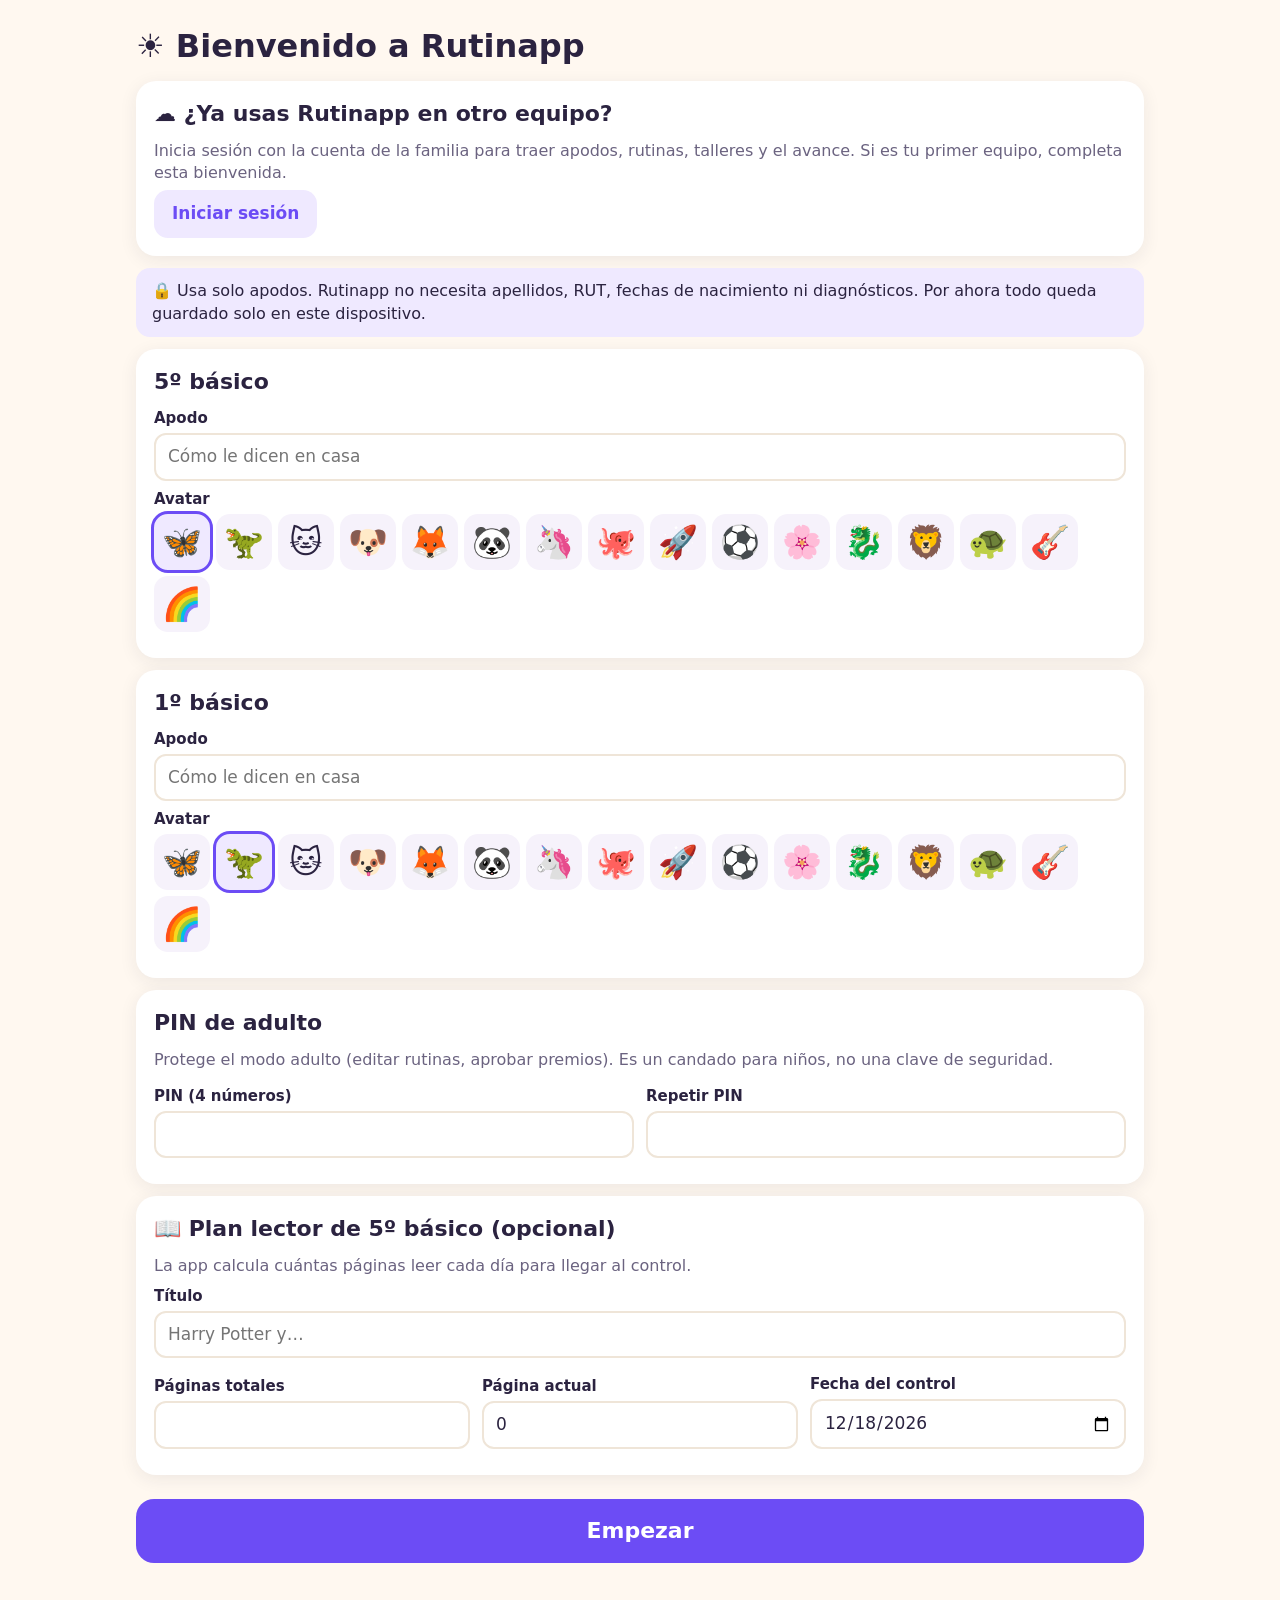
<file: index.html>
<!DOCTYPE html>
<html lang="es-CL">
<head>
  <meta charset="UTF-8">
  <meta name="viewport" content="width=device-width, initial-scale=1, viewport-fit=cover">
  <title>Rutinapp</title>
  <meta name="description" content="Rutinas, estrellas y logros para la familia.">
  <meta name="theme-color" content="#6c4cf5">
  <meta name="apple-mobile-web-app-capable" content="yes">
  <meta name="mobile-web-app-capable" content="yes">
  <meta name="apple-mobile-web-app-status-bar-style" content="default">
  <meta name="apple-mobile-web-app-title" content="Rutinapp">
  <link rel="manifest" href="manifest.webmanifest">
  <link rel="apple-touch-icon" href="icons/apple-touch-icon.png">
  <link rel="icon" type="image/png" href="icons/icon-192.png">
  <link rel="stylesheet" href="css/app.css">
</head>
<body>
  <main id="app" aria-live="polite">
    <noscript>Rutinapp necesita JavaScript.</noscript>
  </main>
  <script type="module" src="js/main.js"></script>
</body>
</html>
</file>
<file: css/app.css>
/* Rutinapp — pensado para iPad: botones grandes, texto claro y colores por niño. */
:root {
  --bg: #fff8f0;
  --card: #ffffff;
  --ink: #2b2340;
  --muted: #6b6380;
  --line: #efe5d8;
  --accent: #6c4cf5;
  --accent-soft: #efe9ff;
  --ok: #1f9d6b;
  --ok-bg: #e3f6ee;
  --medio: #d98a06;
  --medio-bg: #fff3dc;
  --bad: #d64545;
  --bad-bg: #fde8e8;
  --kc: var(--accent);
  --radio: 20px;
  --sombra: 0 4px 18px rgba(43, 35, 64, .08);
  font-family: ui-rounded, "SF Pro Rounded", system-ui, -apple-system, "Segoe UI", Roboto, sans-serif;
  color-scheme: light;
}

* { box-sizing: border-box; }
html, body { margin: 0; background: var(--bg); color: var(--ink); }
body {
  -webkit-text-size-adjust: 100%;
  touch-action: manipulation;
  padding: env(safe-area-inset-top) env(safe-area-inset-right) env(safe-area-inset-bottom) env(safe-area-inset-left);
  line-height: 1.4;
}
#app { max-width: 1040px; margin: 0 auto; padding: 16px 16px 64px; }
h1 { font-size: 28px; margin: 8px 0; }
h2 { font-size: 22px; margin: 0 0 8px; }
h3 { font-size: 18px; margin: 18px 0 6px; }
p { margin: 6px 0; }
small { font-size: 14px; }
button { font: inherit; color: inherit; border: 0; background: none; padding: 0; cursor: pointer; -webkit-user-select: none; user-select: none; -webkit-tap-highlight-color: transparent; }
button:disabled { cursor: default; }
:focus-visible { outline: 3px solid var(--accent); outline-offset: 2px; }

.muted { color: var(--muted); }
.centro { text-align: center; }
.grande { font-size: 22px; }
.chico { font-size: 14px; }
.bloque { display: block; }
.crece { flex: 1; min-width: 0; }
.pad { padding: 48px 16px; }
.rojo { color: var(--bad); font-weight: 700; }
.oculto { display: none; }
.seccion { margin: 24px 0 10px; }
.gigante { font-size: 96px; line-height: 1.1; }

/* Botones */
.btn {
  display: inline-flex; align-items: center; justify-content: center; gap: 8px;
  min-height: 48px; padding: 10px 18px; border-radius: 14px;
  background: var(--accent); color: #fff; font-weight: 700; font-size: 17px;
  transition: transform .08s ease, opacity .2s;
}
.btn:active:not(:disabled) { transform: scale(.97); }
.btn:disabled { opacity: .45; }
.btn.sec { background: var(--accent-soft); color: var(--accent); }
.btn.ghost { background: transparent; color: var(--muted); }
.btn.ok { background: var(--ok); color: #fff; }
.btn.bad { background: var(--bad); color: #fff; }
.btn.chico { min-height: 40px; padding: 6px 12px; font-size: 15px; border-radius: 12px; }
.btn.big { min-height: 64px; padding: 14px 28px; font-size: 22px; border-radius: 18px; }
.btn.ancho { width: 100%; margin: 12px 0; }
.volver { margin-left: -12px; }
.fila-top { display: flex; align-items: center; justify-content: space-between; gap: 8px; flex-wrap: wrap; }
.fila-botones { display: flex; gap: 10px; flex-wrap: wrap; justify-content: center; margin: 14px 0; }
.pildora { background: var(--card); border-radius: 999px; padding: 8px 16px; font-weight: 700; box-shadow: var(--sombra); min-height: 44px; }
.pildora.estrellas { font-size: 20px; }

/* Avisos */
.aviso { background: var(--accent-soft); border-radius: 14px; padding: 12px 16px; margin: 10px 0; }
.aviso.ok { background: var(--ok-bg); color: #145c40; }
.aviso.siesta { background: #e8f0ff; display: flex; flex-direction: column; gap: 2px; }

/* Barra de progreso */
.barra { height: 10px; background: #eee8f7; border-radius: 99px; overflow: hidden; margin: 6px 0; }
.barra-relleno { height: 100%; background: var(--kc); border-radius: 99px; transition: width .4s ease; }

/* Inicio */
.inicio-top { display: flex; justify-content: space-between; align-items: center; }
.logo { font-size: 32px; }
.perfiles { display: grid; grid-template-columns: repeat(auto-fit, minmax(240px, 1fr)); gap: 20px; margin-top: 16px; }
.perfil {
  display: flex; flex-direction: column; align-items: center; gap: 8px; padding: 32px 16px;
  background: var(--card); border-radius: 28px; box-shadow: var(--sombra); border: 4px solid var(--kc);
}
.perfil:active { transform: scale(.98); }
.perfil-avatar { font-size: 96px; line-height: 1.1; }
.perfil-nombre { font-size: 30px; font-weight: 800; }
.perfil-estrellas { font-size: 20px; color: var(--muted); }

/* Cabecera del niño */
.cab { display: flex; align-items: center; gap: 14px; margin: 8px 0; }
.cab-avatar {
  font-size: 44px; width: 72px; height: 72px; flex: none; display: grid; place-items: center;
  background: var(--card); border-radius: 50%; border: 4px solid var(--kc); box-shadow: var(--sombra);
}
.cab-texto { flex: 1; min-width: 0; }
.cab-texto h1 { margin: 0; }
.cab-texto p { margin: 0; }

.semana-puntos { display: flex; gap: 6px; margin: 8px 0 16px; }
.sp { flex: 1; text-align: center; padding: 6px 0; border-radius: 10px; font-size: 13px; font-weight: 700; background: #f1ecf9; color: var(--muted); }
.sp.ok { background: var(--ok); color: #fff; }
.sp.medio { background: var(--medio-bg); color: var(--medio); }
.sp.nada, .sp.vacio { background: #f1ecf9; }
.sp.futuro { opacity: .5; }
.sp.hoy { outline: 3px solid var(--kc); outline-offset: 1px; }

/* Tarjeta "Ahora" */
.ahora {
  width: 100%; display: grid; grid-template-columns: auto 1fr auto; grid-template-areas: "emoji cuando boton" "emoji titulo boton" "emoji sub boton";
  align-items: center; column-gap: 18px; text-align: left; padding: 20px 22px;
  background: var(--card); border-radius: 26px; box-shadow: var(--sombra); border-left: 10px solid var(--kc);
}
.ahora.listo { grid-template-areas: "emoji titulo"; grid-template-columns: auto 1fr; }
.ahora-cuando { grid-area: cuando; color: var(--muted); font-weight: 700; text-transform: uppercase; font-size: 14px; letter-spacing: .04em; }
.ahora-emoji { grid-area: emoji; font-size: 64px; }
.ahora-titulo { grid-area: titulo; font-size: 26px; font-weight: 800; }
.ahora-sub { grid-area: sub; color: var(--muted); }
.ahora .btn { grid-area: boton; pointer-events: none; }

/* Línea del día */
.linea { display: flex; flex-direction: column; gap: 10px; }
.item {
  display: flex; align-items: center; gap: 14px; width: 100%; text-align: left;
  background: var(--card); border-radius: 18px; padding: 12px 16px; box-shadow: var(--sombra); min-height: 72px;
}
.item.hecho { opacity: .6; }
.item-hora { width: 52px; font-weight: 700; color: var(--muted); font-variant-numeric: tabular-nums; }
.item-emoji { font-size: 34px; width: 44px; text-align: center; }
.item-texto { flex: 1; min-width: 0; display: flex; flex-direction: column; }
.item-texto strong { font-size: 19px; }
.item-texto small { color: var(--muted); }
.item-check { font-size: 24px; color: var(--muted); }

.tiles { display: grid; grid-template-columns: repeat(auto-fill, minmax(180px, 1fr)); gap: 12px; margin-top: 22px; }
.tile {
  display: flex; flex-direction: column; align-items: flex-start; gap: 2px; padding: 16px; text-align: left;
  background: var(--card); border-radius: 18px; box-shadow: var(--sombra); min-height: 110px;
}
.tile-emoji { font-size: 32px; }
.tile small { color: var(--muted); }

/* Rutina */
.rutina-cab { display: flex; align-items: center; gap: 14px; }
.rutina-emoji { font-size: 56px; }
.rutina-cab h1 { margin: 0; }
.pasos { list-style: none; padding: 0; margin: 12px 0; display: flex; flex-direction: column; gap: 10px; }
.pasos li { display: flex; align-items: center; gap: 8px; background: var(--card); border-radius: 18px; box-shadow: var(--sombra); padding: 6px 10px 6px 6px; flex-wrap: wrap; }
.paso { flex: 1; min-width: 220px; display: flex; align-items: center; gap: 14px; text-align: left; padding: 10px; min-height: 64px; border-radius: 14px; }
.paso-check {
  width: 40px; height: 40px; flex: none; border-radius: 50%; border: 3px solid var(--kc);
  display: grid; place-items: center; font-weight: 900; font-size: 22px; color: #fff;
}
.paso.hecho .paso-check { background: var(--kc); }
.paso.hecho .paso-texto { text-decoration: line-through; color: var(--muted); }
.paso-emoji { font-size: 32px; }
.paso-texto { font-size: 19px; font-weight: 600; }
.paso-texto small { color: var(--muted); font-weight: 400; }
.paso-extra { display: flex; gap: 6px; align-items: center; margin-left: auto; }

/* Paso a paso */
.paso-a-paso { display: flex; flex-direction: column; min-height: 80vh; }
.paso-a-paso.fin { align-items: center; justify-content: center; text-align: center; gap: 12px; }
.tarjeta-paso {
  flex: 1; display: flex; flex-direction: column; align-items: center; justify-content: center; gap: 12px; text-align: center;
  background: var(--card); border-radius: 32px; box-shadow: var(--sombra); padding: 28px 20px; margin: 12px 0; border-top: 10px solid var(--kc);
}
.paso-grande { font-size: 34px; margin: 0; }
.puntitos { display: flex; gap: 6px; }
.puntitos span { width: 14px; height: 14px; border-radius: 50%; background: #e4dcf3; }
.puntitos span.ok { background: var(--ok); }
.puntitos span.actual { outline: 3px solid var(--accent); outline-offset: 2px; }

/* Temporizador visual (estilo Time Timer) */
.disco {
  --p: 1;
  width: min(260px, 60vw); aspect-ratio: 1; border-radius: 50%; margin: 8px auto;
  background: conic-gradient(var(--dc) calc(var(--p) * 360deg), #f1ecf9 0);
  display: grid; place-items: center; box-shadow: inset 0 0 0 6px #fff, var(--sombra);
}
.disco-centro { width: 46%; aspect-ratio: 1; border-radius: 50%; background: #fff; display: grid; place-items: center; box-shadow: var(--sombra); }
.disco-num { font-size: 26px; font-weight: 800; font-variant-numeric: tabular-nums; text-align: center; padding: 0 4px; }

/* Pantalla: primero / después */
.primero-despues { display: flex; align-items: stretch; gap: 12px; margin: 16px 0; }
.pd-caja { flex: 1; display: flex; flex-direction: column; align-items: center; gap: 4px; padding: 18px; border-radius: 22px; background: var(--card); box-shadow: var(--sombra); text-align: center; }
.pd-caja.primero { border: 4px solid var(--kc); }
.pd-caja.despues { opacity: .6; }
.pd-caja small { text-transform: uppercase; font-weight: 800; color: var(--muted); letter-spacing: .05em; }
.pd-emoji { font-size: 56px; }
.pd-flecha { align-self: center; font-size: 36px; color: var(--muted); }

/* Formularios */
.campo { display: flex; flex-direction: column; gap: 4px; margin: 8px 0; flex: 1; min-width: 140px; }
.campo > span { font-weight: 700; font-size: 15px; }
.input {
  font: inherit; font-size: 17px; padding: 10px 12px; min-height: 46px; border-radius: 12px;
  border: 2px solid var(--line); background: #fff; color: var(--ink); width: 100%;
}
.input:focus { border-color: var(--accent); outline: none; }
.input.grande { font-size: 28px; text-align: center; }
textarea.input { min-height: 140px; }
.emoji-input { width: 64px; flex: none; text-align: center; font-size: 22px; }
.min-input { width: 84px; flex: none; }
.color-input { padding: 4px; height: 46px; }
.form-fila { display: flex; gap: 12px; flex-wrap: wrap; align-items: flex-end; }
.fila-checks { display: flex; gap: 8px; flex-wrap: wrap; }
.check { display: inline-flex; align-items: center; gap: 8px; padding: 8px 12px; border-radius: 12px; background: var(--accent-soft); min-height: 44px; }
.check input { width: 22px; height: 22px; accent-color: var(--accent); }
.detalles { margin: 6px 0; }
.detalles summary { cursor: pointer; color: var(--accent); font-weight: 700; padding: 6px 0; }
.avatares { display: flex; flex-wrap: wrap; gap: 6px; }
.av { font-size: 32px; width: 56px; height: 56px; border-radius: 14px; background: #f6f2fb; }
.av.on { outline: 3px solid var(--accent); background: var(--accent-soft); }

/* Listas */
.lista { list-style: none; padding: 0; margin: 8px 0; display: flex; flex-direction: column; gap: 8px; }
.lista-item { display: flex; align-items: center; gap: 10px; background: var(--card); border-radius: 14px; padding: 10px 12px; box-shadow: var(--sombra); flex-wrap: wrap; }
.lista.compacta { gap: 4px; }
.lista.compacta .lista-item { box-shadow: none; background: #faf7f2; padding: 6px 10px; }
.etiqueta { font-size: 13px; font-weight: 700; padding: 3px 10px; border-radius: 99px; background: #f1ecf9; color: var(--muted); }
.etiqueta.ok { background: var(--ok-bg); color: var(--ok); }
.etiqueta.medio { background: var(--medio-bg); color: var(--medio); }
.mini { display: inline-grid; place-items: center; width: 30px; height: 30px; border-radius: 50%; border: 2px solid var(--kc); background: #fff; font-size: 17px; vertical-align: middle; margin-right: 2px; }

/* Premios y logros */
.stats { display: flex; gap: 12px; flex-wrap: wrap; }
.stat { display: flex; flex-direction: column; align-items: center; background: var(--card); padding: 10px 18px; border-radius: 16px; box-shadow: var(--sombra); }
.stat strong { font-size: 24px; }
.stat small { color: var(--muted); }
.grilla-premios, .grilla-logros { display: grid; grid-template-columns: repeat(auto-fill, minmax(170px, 1fr)); gap: 12px; }
.premio, .logro { display: flex; flex-direction: column; align-items: center; gap: 4px; text-align: center; padding: 16px 12px; background: var(--card); border-radius: 18px; box-shadow: var(--sombra); }
.premio-emoji, .logro-emoji { font-size: 44px; }
.logro { opacity: .55; }
.logro.ok { opacity: 1; border: 3px solid #f5b301; }
.logro small { color: var(--muted); }

.grilla-juegos { display: grid; grid-template-columns: repeat(auto-fill, minmax(200px, 1fr)); gap: 10px; }
.juego { padding: 18px 14px; font-size: 19px; font-weight: 600; text-align: left; background: var(--card); border-radius: 16px; box-shadow: var(--sombra); min-height: 72px; }
.juego.elegido { outline: 4px solid var(--accent); background: var(--accent-soft); transform: scale(1.03); }

/* Modo adulto */
.tabs { display: flex; gap: 6px; overflow-x: auto; padding: 4px 0 12px; margin-bottom: 4px; -webkit-overflow-scrolling: touch; }
.tab { white-space: nowrap; padding: 10px 16px; border-radius: 12px; background: var(--card); font-weight: 700; min-height: 44px; box-shadow: var(--sombra); }
.tab.on { background: var(--accent); color: #fff; }
.card { background: var(--card); border-radius: var(--radio); padding: 18px; margin: 12px 0; box-shadow: var(--sombra); }
.card > h2 { margin-bottom: 10px; }
.tarjeta-cab { display: flex; align-items: center; gap: 12px; flex-wrap: wrap; }
.tarjeta-cab h2 { margin: 0; }
.tabla-semana, .tabla { width: 100%; border-collapse: separate; border-spacing: 3px; margin: 12px 0; font-size: 15px; }
.tabla-semana th, .tabla-semana td { text-align: center; padding: 6px 2px; border-radius: 8px; }
.tabla-semana tbody th { text-align: left; color: var(--muted); font-weight: 600; white-space: nowrap; }
.tabla-semana thead th.hoy { color: var(--accent); }
.tabla-semana td { background: #f6f2fb; font-variant-numeric: tabular-nums; }
.tabla-semana td.ok { background: var(--ok-bg); color: var(--ok); font-weight: 700; }
.tabla-semana td.medio { background: var(--medio-bg); color: var(--medio); font-weight: 700; }
.tabla-semana td.nada { background: var(--bad-bg); color: var(--bad); font-weight: 700; }
.tabla-semana td.futuro { background: transparent; color: #c9c0d8; }
.tabla th { text-align: left; color: var(--muted); font-weight: 600; padding: 6px; }
.tabla td { padding: 6px; background: #faf7f2; }
.sugerencias { padding-left: 20px; margin: 6px 0; }
.sugerencias li { margin: 6px 0; }
.pasos-editor { display: flex; flex-direction: column; gap: 8px; margin: 8px 0; }
.paso-fila { display: flex; gap: 6px; align-items: center; flex-wrap: wrap; background: #faf7f2; padding: 8px; border-radius: 14px; }
.paso-fila > .input:not(.emoji-input):not(.min-input) { flex: 1; min-width: 140px; width: auto; }
.paso-fila > select.input { flex: 0 1 200px; }

/* Avisos flotantes, ventanas y celebración */
.toast {
  position: fixed; left: 50%; bottom: calc(24px + env(safe-area-inset-bottom)); transform: translateX(-50%);
  background: var(--ink); color: #fff; padding: 12px 20px; border-radius: 14px; font-weight: 600; z-index: 50;
  box-shadow: 0 8px 24px rgba(0, 0, 0, .2); max-width: calc(100vw - 32px); text-align: center; transition: opacity .4s;
}
.toast.fuera { opacity: 0; }
.modal-fondo { position: fixed; inset: 0; background: rgba(43, 35, 64, .45); display: grid; place-items: center; z-index: 40; padding: 16px; }
.modal { background: var(--card); border-radius: 24px; padding: 22px; width: min(520px, 100%); max-height: 90vh; overflow: auto; box-shadow: 0 20px 60px rgba(0, 0, 0, .25); }
.modal-acciones { display: flex; gap: 8px; flex-wrap: wrap; justify-content: flex-end; margin-top: 16px; }
.fiesta { position: fixed; inset: 0; pointer-events: none; z-index: 60; display: grid; place-items: center; }
.chispa { position: absolute; font-size: 34px; animation: chispa 1.1s ease-out forwards; }
@keyframes chispa {
  from { transform: translate(0, 0) scale(.4); opacity: 1; }
  to { transform: translate(var(--dx), var(--dy)) scale(1.1); opacity: 0; }
}
.fiesta-texto { font-size: 38px; font-weight: 900; color: var(--ink); background: #fff; padding: 12px 26px; border-radius: 22px; box-shadow: var(--sombra); animation: pop 1.3s ease-out forwards; }
@keyframes pop {
  0% { transform: scale(.5); opacity: 0; }
  20% { transform: scale(1.08); opacity: 1; }
  75% { opacity: 1; }
  100% { transform: scale(1); opacity: 0; }
}
@media (prefers-reduced-motion: reduce) {
  .chispa, .fiesta-texto { animation-duration: .01s; }
  .barra-relleno, .btn { transition: none; }
}

/* PIN */
.pin { display: flex; flex-direction: column; align-items: center; gap: 18px; }
.pin-puntos { display: flex; gap: 14px; }
.pin-puntos span { width: 20px; height: 20px; border-radius: 50%; border: 3px solid var(--accent); }
.pin-puntos span.on { background: var(--accent); }
.pin-puntos.error { animation: tiritar .4s; }
.pin-puntos.error span { border-color: var(--bad); }
@keyframes tiritar { 25% { transform: translateX(-8px); } 75% { transform: translateX(8px); } }
.pin-teclas { display: grid; grid-template-columns: repeat(3, 76px); gap: 10px; }
.pin-tecla { height: 64px; border-radius: 18px; background: var(--accent-soft); font-size: 26px; font-weight: 800; color: var(--accent); }
.pin-tecla:active { background: var(--accent); color: #fff; }

/* Teléfono o iPad en vertical angosto */
@media (max-width: 600px) {
  h1 { font-size: 24px; }
  .ahora { grid-template-areas: "emoji cuando" "emoji titulo" "emoji sub" "boton boton"; grid-template-columns: auto 1fr; row-gap: 4px; }
  .ahora .btn { margin-top: 10px; }
  .ahora-emoji { font-size: 48px; }
  .primero-despues { flex-direction: column; }
  .pd-flecha { transform: rotate(90deg); }
  .paso-grande { font-size: 28px; }
  .item-hora { width: 44px; font-size: 14px; }
}

/* Emojis usados como íconos. En el iPad la fuente de emojis de Apple trae
   márgenes internos distintos a los de Windows y, con el interlineado normal,
   el dibujo queda corrido hacia abajo. Con line-height 1 y centrado flex queda al medio. */
.cab-avatar, .mini, .av, .paso-check, .pin-tecla, .item-emoji {
  display: inline-flex; align-items: center; justify-content: center; line-height: 1;
}
.gigante, .perfil-avatar, .ahora-emoji, .tile-emoji, .rutina-emoji, .paso-emoji,
.pd-emoji, .premio-emoji, .logro-emoji {
  line-height: 1;
}

/* Sugerencia de estudio en días sin estudio programado */
.sugerencia-estudio { display: flex; align-items: center; justify-content: space-between; gap: 10px; flex-wrap: wrap; margin-top: 14px; }
.aviso.importante { background: var(--medio-bg); color: #7a4d00; font-weight: 600; }

/* Talleres: una tarjeta por taller con campos rotulados */
.talleres { display: flex; flex-direction: column; gap: 12px; margin: 10px 0 14px; }
.taller { background: #faf7f2; border-radius: 16px; padding: 10px 14px 12px; border-left: 6px solid var(--accent); }
.taller .campo { margin: 4px 0; }
.campo:has(> .emoji-input) { flex: 0 0 76px; min-width: 0; }
.taller-aviso { display: block; color: var(--bad); font-weight: 600; margin-top: 4px; }
.taller-aviso:empty { display: none; }
.fila-botones.izq { justify-content: flex-start; margin: 8px 0 0; }

/* Cronómetro de estudio */
.crono {
  display: flex; align-items: center; gap: 18px; flex-wrap: wrap; margin: 12px 0; padding: 14px 18px;
  background: var(--card); border-radius: 22px; box-shadow: var(--sombra); border-left: 8px solid var(--kc);
}
.disco.chico { width: 140px; margin: 0; flex: none; }
.disco.chico .disco-num { font-size: 17px; }
.crono-info { flex: 1; min-width: 200px; display: flex; flex-direction: column; gap: 4px; }
.crono-titulo { font-weight: 800; color: var(--muted); text-transform: uppercase; font-size: 13px; letter-spacing: .04em; }
.crono-num { font-size: 48px; font-weight: 800; line-height: 1; font-variant-numeric: tabular-nums; }
.crono-info .fila-botones { justify-content: flex-start; margin: 6px 0 0; }
.crono-mini { text-align: center; font-weight: 700; color: var(--muted); margin: 4px 0 0; min-height: 1.4em; }

/* Estudio que ya debía hacerse y sigue pendiente */
.item.atrasado { box-shadow: inset 6px 0 0 var(--medio), var(--sombra); }
.item.atrasado small { color: var(--medio); font-weight: 700; }

/* Lista numerada en tarjetas */
.lista-pasos { padding-left: 22px; margin: 6px 0; }
.lista-pasos li { margin: 6px 0; }

/* Mensajes */
.chat { display: flex; flex-direction: column; gap: 10px; }
.chat-lista {
  display: flex; flex-direction: column; gap: 8px; min-height: 160px; max-height: 55vh; overflow-y: auto;
  padding: 12px; background: var(--card); border-radius: 20px; box-shadow: var(--sombra); -webkit-overflow-scrolling: touch;
}
.chat-fecha { align-self: center; font-size: 13px; color: var(--muted); background: #f1ecf9; padding: 2px 12px; border-radius: 99px; margin: 6px 0; }
.burbuja { max-width: 80%; padding: 10px 14px; border-radius: 18px; display: flex; flex-direction: column; gap: 2px; }
.burbuja.otra { align-self: flex-start; background: #f1ecf9; border-bottom-left-radius: 6px; }
.burbuja.otra.del-nino { border-left: 5px solid var(--kc); }
.burbuja.mia { align-self: flex-end; background: var(--accent); color: #fff; border-bottom-right-radius: 6px; }
.burbuja.mia.del-nino { background: var(--kc); }
.burbuja-texto { font-size: 18px; white-space: pre-wrap; overflow-wrap: anywhere; }
.burbuja-autor { font-weight: 700; opacity: .85; }
.burbuja-meta { font-size: 12px; opacity: .8; align-self: flex-end; display: flex; align-items: center; gap: 4px; }
.burbuja-borrar { font-size: 13px; opacity: .7; padding: 0 2px; }
.chat-rapidas { display: flex; gap: 6px; flex-wrap: wrap; }
.chat-rapidas .pildora { min-height: 40px; font-size: 15px; }
.chat-escribir { display: flex; gap: 8px; align-items: flex-end; }
.chat-input { flex: 1; min-height: 56px; resize: none; }
.aviso.mensaje-nuevo {
  display: flex; flex-direction: column; gap: 2px; width: 100%; text-align: left;
  background: #e6f4ff; border: 2px solid #3b8fd6; color: #12446e;
}
.enlace { color: var(--accent); font-weight: 700; text-decoration: underline; padding: 0; }

/* Applicatzo dentro de Rutinapp (marco a pantalla completa) */
.applicatzo {
  position: fixed; inset: 0; z-index: 5; display: flex; flex-direction: column; background: var(--bg);
  padding: env(safe-area-inset-top) env(safe-area-inset-right) 0 env(safe-area-inset-left);
}
.applicatzo-barra { display: flex; align-items: center; gap: 10px; flex-wrap: wrap; padding: 8px 12px; background: var(--card); box-shadow: var(--sombra); border-bottom: 4px solid var(--kc); }
.applicatzo-titulo { flex: 1; min-width: 0; font-size: 17px; }
.applicatzo-marco { flex: 1; width: 100%; border: 0; background: #fff; }
.applicatzo > .aviso { margin: 24px 16px; }

/* Mensajes: urgentes y bloqueo por rutinas pendientes */
.burbuja.urgente { outline: 3px solid var(--bad); outline-offset: 1px; }
.burbuja-urgente { font-weight: 800; color: var(--bad); }
.burbuja.mia .burbuja-urgente { color: #fff; }
.burbuja-accion { font-size: 13px; font-weight: 700; text-decoration: underline; color: inherit; padding: 0 4px; }
.chat-esperando { align-self: center; text-align: center; font-weight: 600; color: var(--muted); background: #f6f2fb; border-radius: 14px; padding: 8px 14px; }
.chat-bloqueo { display: flex; flex-direction: column; gap: 4px; }
.chat-enviar { display: flex; flex-direction: column; gap: 6px; align-items: stretch; }
.check.chico { min-height: 36px; padding: 4px 10px; font-size: 14px; }
.aviso.mensaje-nuevo.urgente { background: var(--bad-bg); border-color: var(--bad); color: #7a1f1f; }
.aviso.mensaje-nuevo.bloqueado { background: #f6f2fb; border-color: #b9a8e8; color: var(--ink); }

/* Tareas: detalle de cada guía de Applicatzo */
.guias { display: flex; flex-direction: column; gap: 10px; margin-top: 10px; }
.guias-filtro { margin: 10px 0 2px; }
.guia { background: var(--card); border-radius: 16px; box-shadow: var(--sombra); }
.guia summary { display: flex; align-items: center; gap: 10px; padding: 12px 16px; cursor: pointer; min-height: 56px; list-style: none; }
.guia summary::-webkit-details-marker { display: none; }
.guia-cuerpo { padding: 0 12px 12px; display: flex; flex-direction: column; gap: 8px; }
.guia-fila { padding: 8px 12px; border-radius: 10px; border-left: 5px solid var(--ok); background: var(--ok-bg); overflow-wrap: anywhere; }
.guia-fila.mal { border-left-color: var(--bad); background: var(--bad-bg); }
.guia-fila p { margin: 2px 0; }
.etiqueta.nada { background: var(--bad-bg); color: var(--bad); }
</file>
